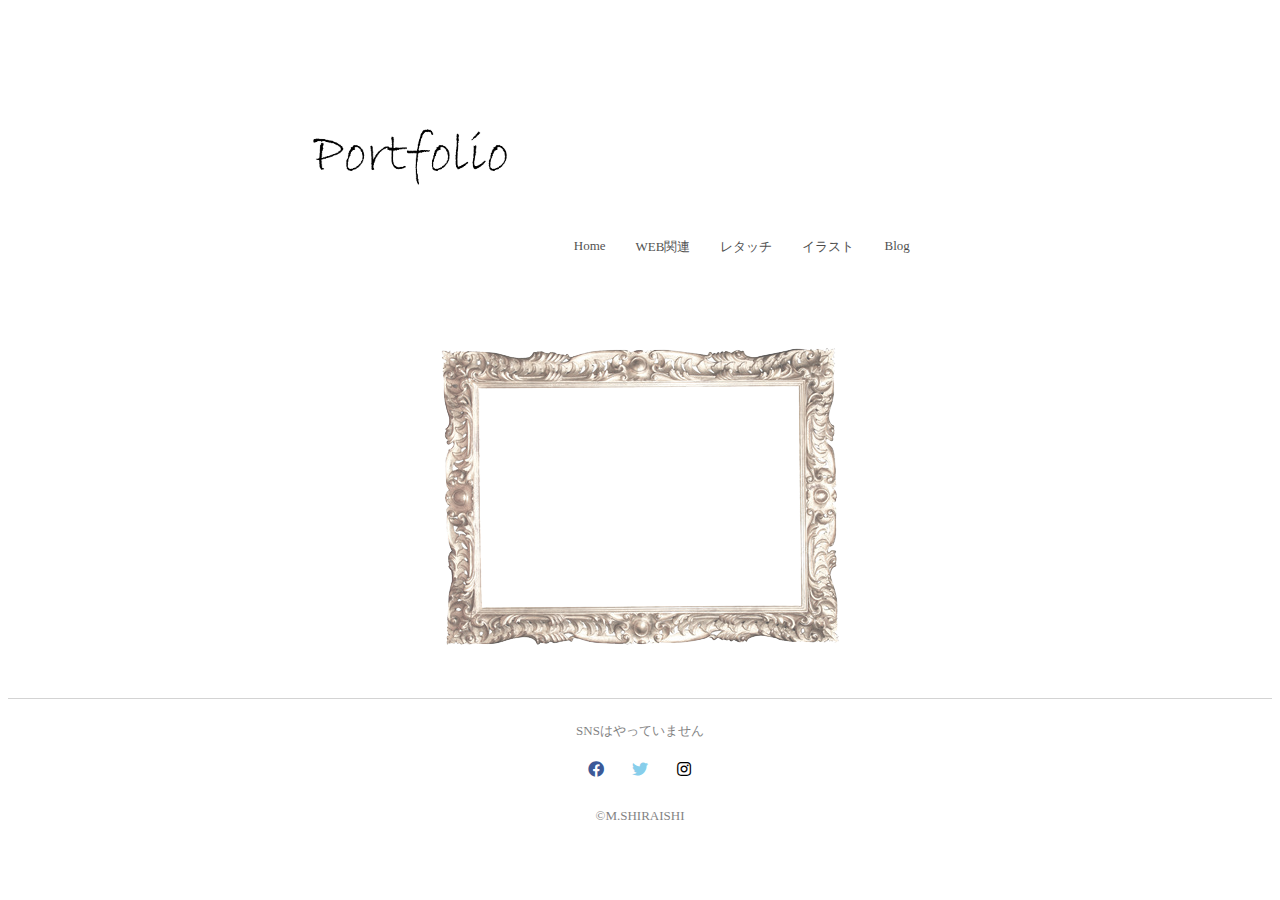
<file: index.html>
<!DOCTYPE html>
<html lang="ja">
  <head>
    <meta charset="utf-8">
    <meta name="viewport" content="width=device-width, initial-scale=1.0">
    <title>Portfolio</title>
    <link rel="stylesheet" href="stylesheet.css">
    <link rel="icon" href="favicon.png">
    <link rel="stylesheet" href="https://use.fontawesome.com/releases/v5.0.6/css/all.css">
    <!-- <link rel="stylesheet" href="responsive.css"> -->
    <style media="screen">
      /* body{
        padding:0 10px 40px
      } */
    </style>
  </head>
  <body>

    <div class="header">
      <div class="header-list">
          <img src="title.png" alt="ポートフォリオ"/>
          <div class="menu">
              <a href="index.html">Home</a>
              <a href="webex.html">WEB関連</a>
              <a href="retouch.html">レタッチ</a>
            <div class="message">
              <a href="#">イラスト<span class="remark">勉強中です</span></a>
            </div>
            <div class="message">
              <a href="#">Blog<span class="remark">勉強中です</span></a>
            </div>
          </div>
      </div>
    </div>
    <div class="main">
      <img src="main-img.png" alt="フレーム"/>
    </div>

    <div class="footer">
      <div class="footer-container">
        <p>SNSはやっていません</p>
        <div class="coments">
          <span class="fa-stack">
            <a class="fab fa-facebook fa-stack-1x"></a>
            <a class="fa fa-ban fa-stack-2x"></a>
          </span>
          <div class="box">
            <p class="text">今はやっていません</p>
          </div>
          <span class="fa-stack">
            <a class="fab fa-twitter fa-stack-1x"></a>
            <a class="fa fa-ban fa-stack-2x"></a>
          </span>
          <span class="fa-stack">
            <a class="fab fa-instagram fa-stack-1x"></a>
            <a class="fa fa-ban fa-stack-2x"></a>
          </span>
        </div>
      </div>
        <p class="copy">&copy;M.SHIRAISHI</p>
    </div>
  </body>
</html>
</file>
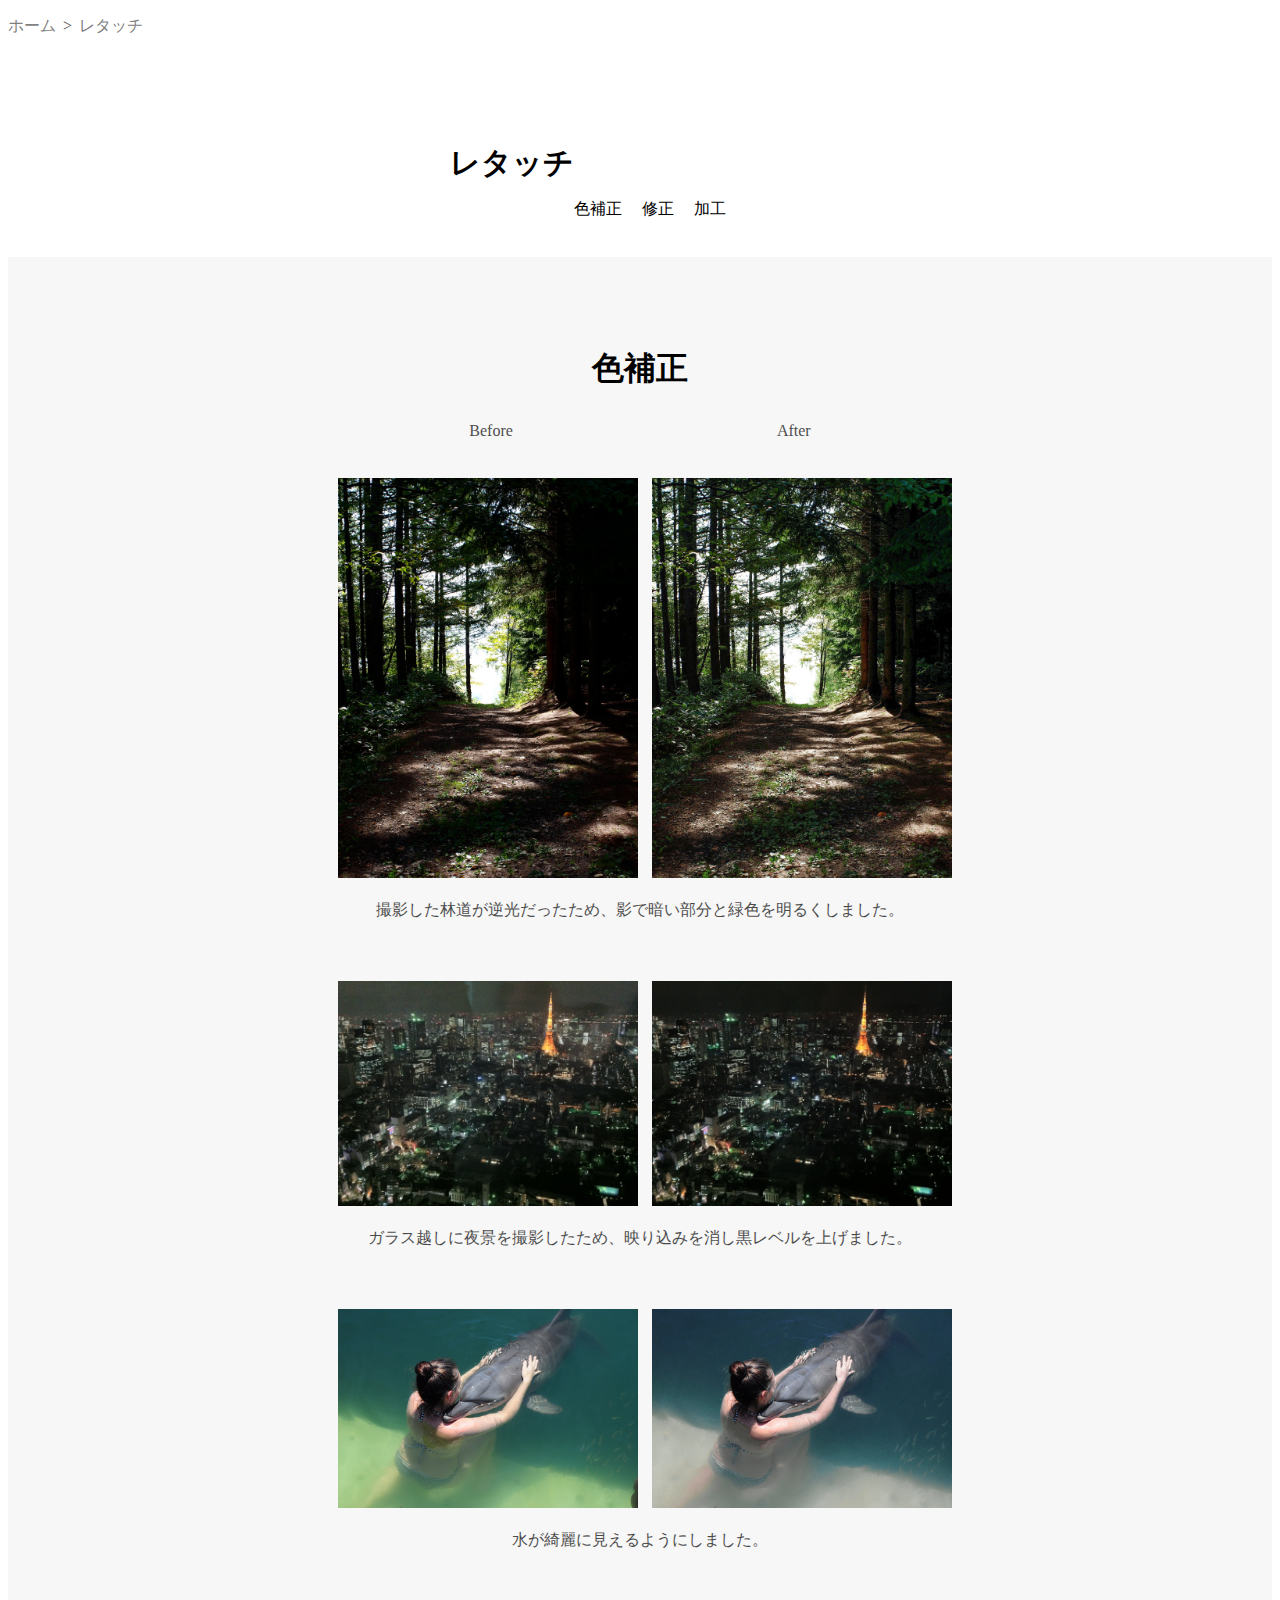
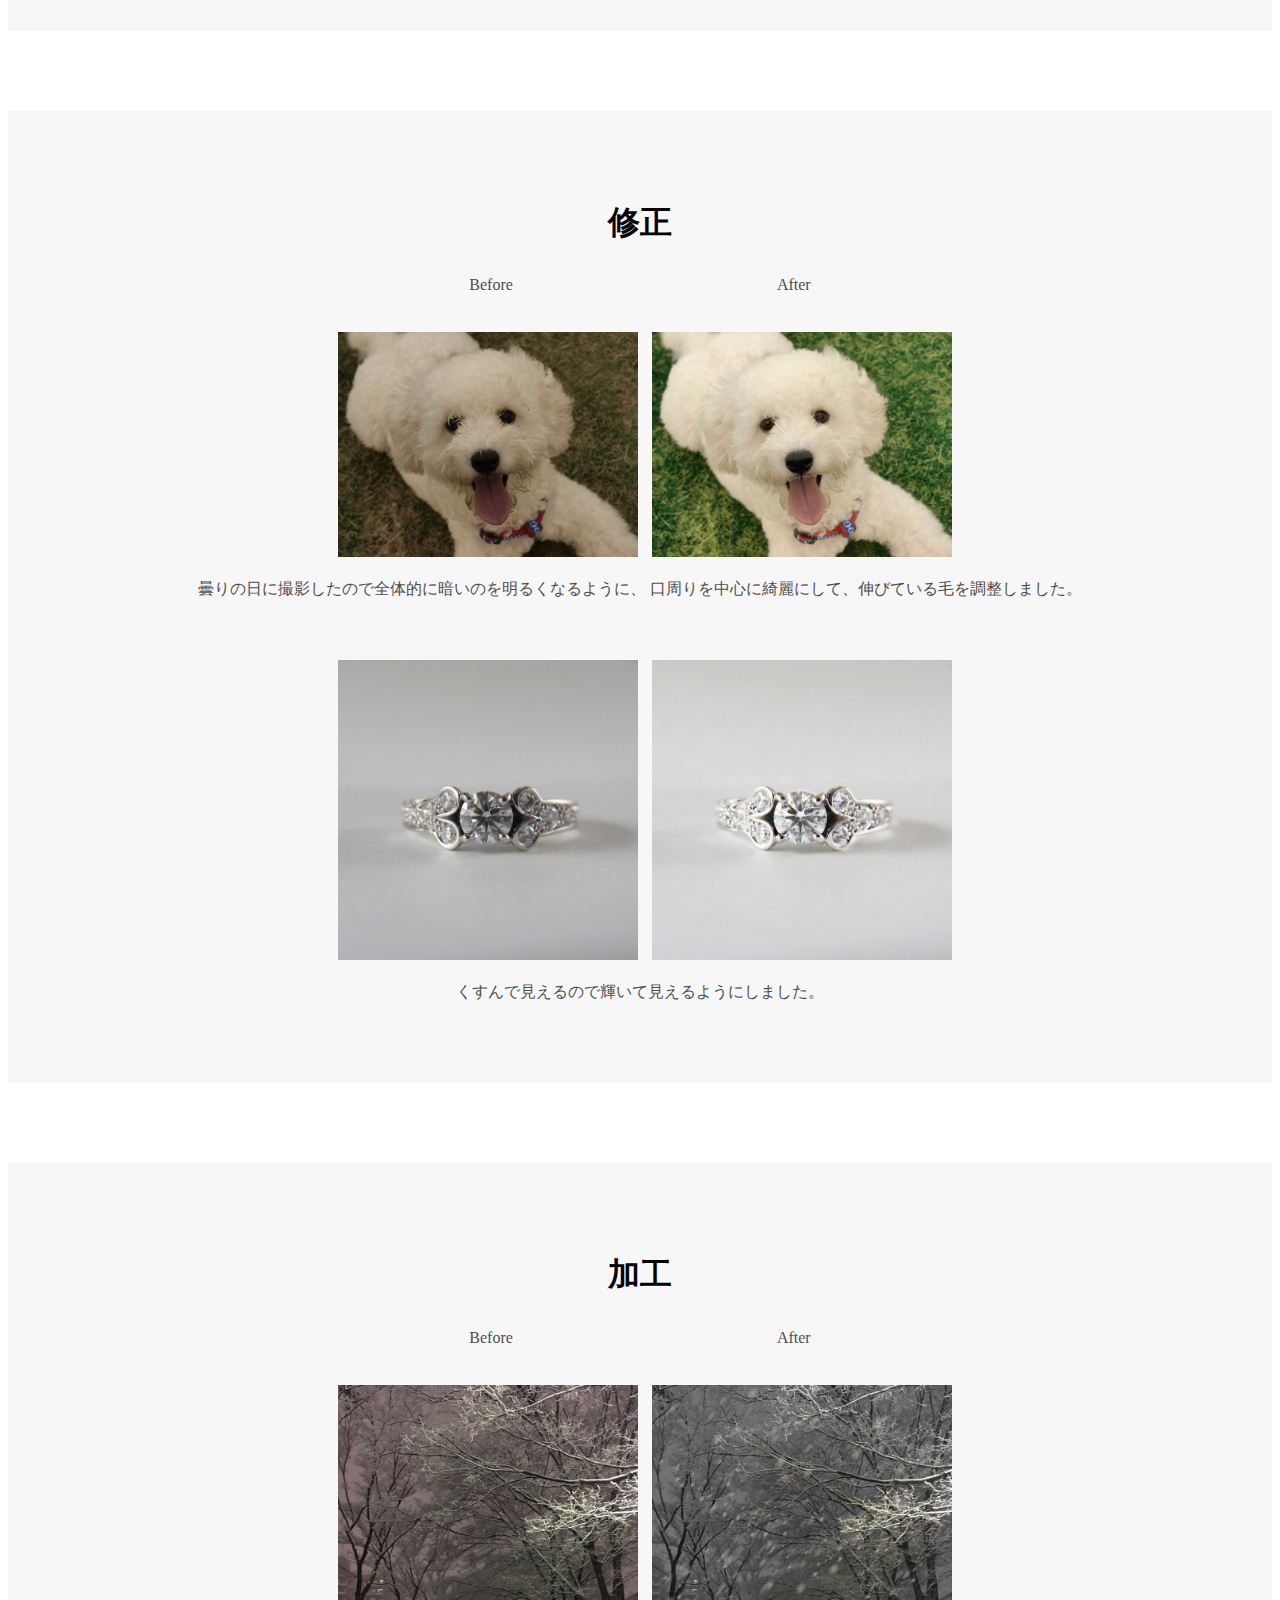
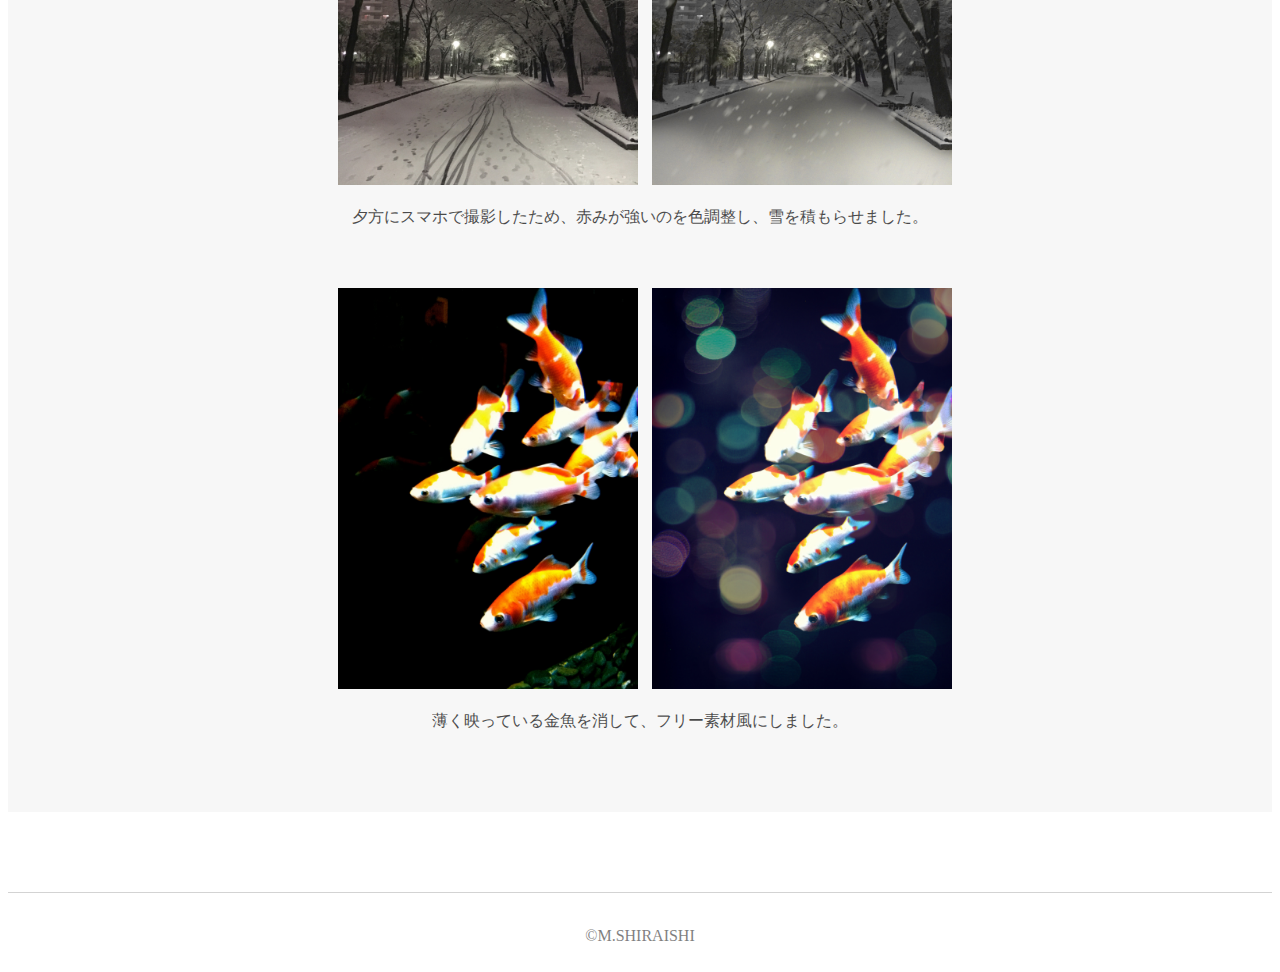
<file: retouch.html>
<!DOCTYPE html>
<html lang="ja">
  <head>
    <meta charset="utf-8">
    <meta name="viewport" content="width=device-width, initial-scale=1.0">
    <title>レタッチ</title>
    <link rel="stylesheet" href="retouch.css">
    <link rel="icon" href="favicon.png">
    <link rel="retouch" href="https://use.fontawesome.com/releases/v5.0.6/css/all.css">
  </head>
  <body id="photograph">
    <!--header始まり-->

    <!--階層-->
    <ul class="breadcrumb">
      <li itemscope="itemscope" itemtype="http://data-vocabulary.org/Breadcrumb">
        <a href="index.html" itemprop="url">
          <span itemprop="title">ホーム</span>
        </a>
      </li>
      <li itemscope="itemscope" itemtype="http://data-vocabulary.org/Breadcrumb">
        <a href="retouch.html" itemprop="url">
          <span itemprop="title">レタッチ</span>
        </a>
      </li>
    </ul>
    <!--階層終わり-->

    <div class="header">
      <h1 class="header-logo">レタッチ</h1>
      <div class="header-list">
        <p><a href="retouch.html#irohosei">色補正</a></p>
        <p><a href="retouch.html#syusei">修正</a></p>
        <p><a href="retouch.html#kakou">加工</a></p>
      </div>
    </div>
    <!--header終わり-->

    <!--main始まり-->
    <div class="main" class="clearfix">

      <div class="section-title">
        <section id="irohosei">
          <h1>色補正</h1>
          <ul class="ba">
            <li>Before</li>
            <li>After</li>
          </ul>
          <div class="clearfix photograph-list">
            <ul>
            <li><img src="img/0.jpg" alt="木"></li>
            <li><img src="img/7.14-2.jpg" alt="木2"></li>
              <p>撮影した林道が逆光だったため、影で暗い部分と緑色を明るくしました。</p>
            <li><img src="img/tokyo.jpg" alt="roppngi"></li>
            <li><img src="img/7.19.jpg" alt="東京"></li>
              <p>ガラス越しに夜景を撮影したため、映り込みを消し黒レベルを上げました。</p>
            <li><img src="img/iruka.jpg" alt="いるか"></li>
            <li><img src="img/iruka2.jpg" alt="イルカ"></li>
              <p>水が綺麗に見えるようにしました。</p>
          </ul>
        </div>
        </section>
      </div>

      <div class="section-title">
        <section id="syusei">
          <h1>修正</h1>
          <ul class="ba">
            <li>Before</li>
            <li>After</li>
          </ul>
            <div class="clearfix photograph-list">
              <ul>
                <li><img src="reon.jpg" alt="レオン"></li>
                <li><img src="img/7.17.jpg" alt="reon"></li>
                  <p>曇りの日に撮影したので全体的に暗いのを明るくなるように、
                  口周りを中心に綺麗にして、伸びている毛を調整しました。</p>
                <li><img src="img/image.jpg" alt="指輪"></li>
                <li><img src="img/5.jpg" alt="指輪2"></li>
                  <p>くすんで見えるので輝いて見えるようにしました。</p>
              </ul>
            </div>
          </section>
        </div>

        <div class="section-title">
        <section id="kakou">
          <h1>加工</h1>
          <ul class="ba">
            <li>Before</li>
            <li>After</li>
          </ul>
            <div class="photograph-list">
              <ul>
                <li><img src="img/yuki.jpg" class="clearfix" alt="雪"></li>
                <li><img src="img/7.18.jpg" alt="雪2"></li>
                  <p>夕方にスマホで撮影したため、赤みが強いのを色調整し、雪を積もらせました。</p>
                <li><img src="img/IMG_0296.jpg" class="clearfix" alt="金魚"></li>
                <li><img src="img/kingyo.jpg" class="clearfix" alt="金魚2"></li>
                  <p>薄く映っている金魚を消して、フリー素材風にしました。</p>
              </ul>
            </div>
        </div>
    </div>
    <!--main終わり-->
    <div class="footer">
      <div class="footer-container">
        <a class="fab fa-facebook" aria-hidden="true"></a>
        <a class="fab fa-twitter"></a>
        <a class="fab fa-instagram"></a>
      </div>
      <p>&copy;M.SHIRAISHI</p>

    </div>
  </body>
</file>
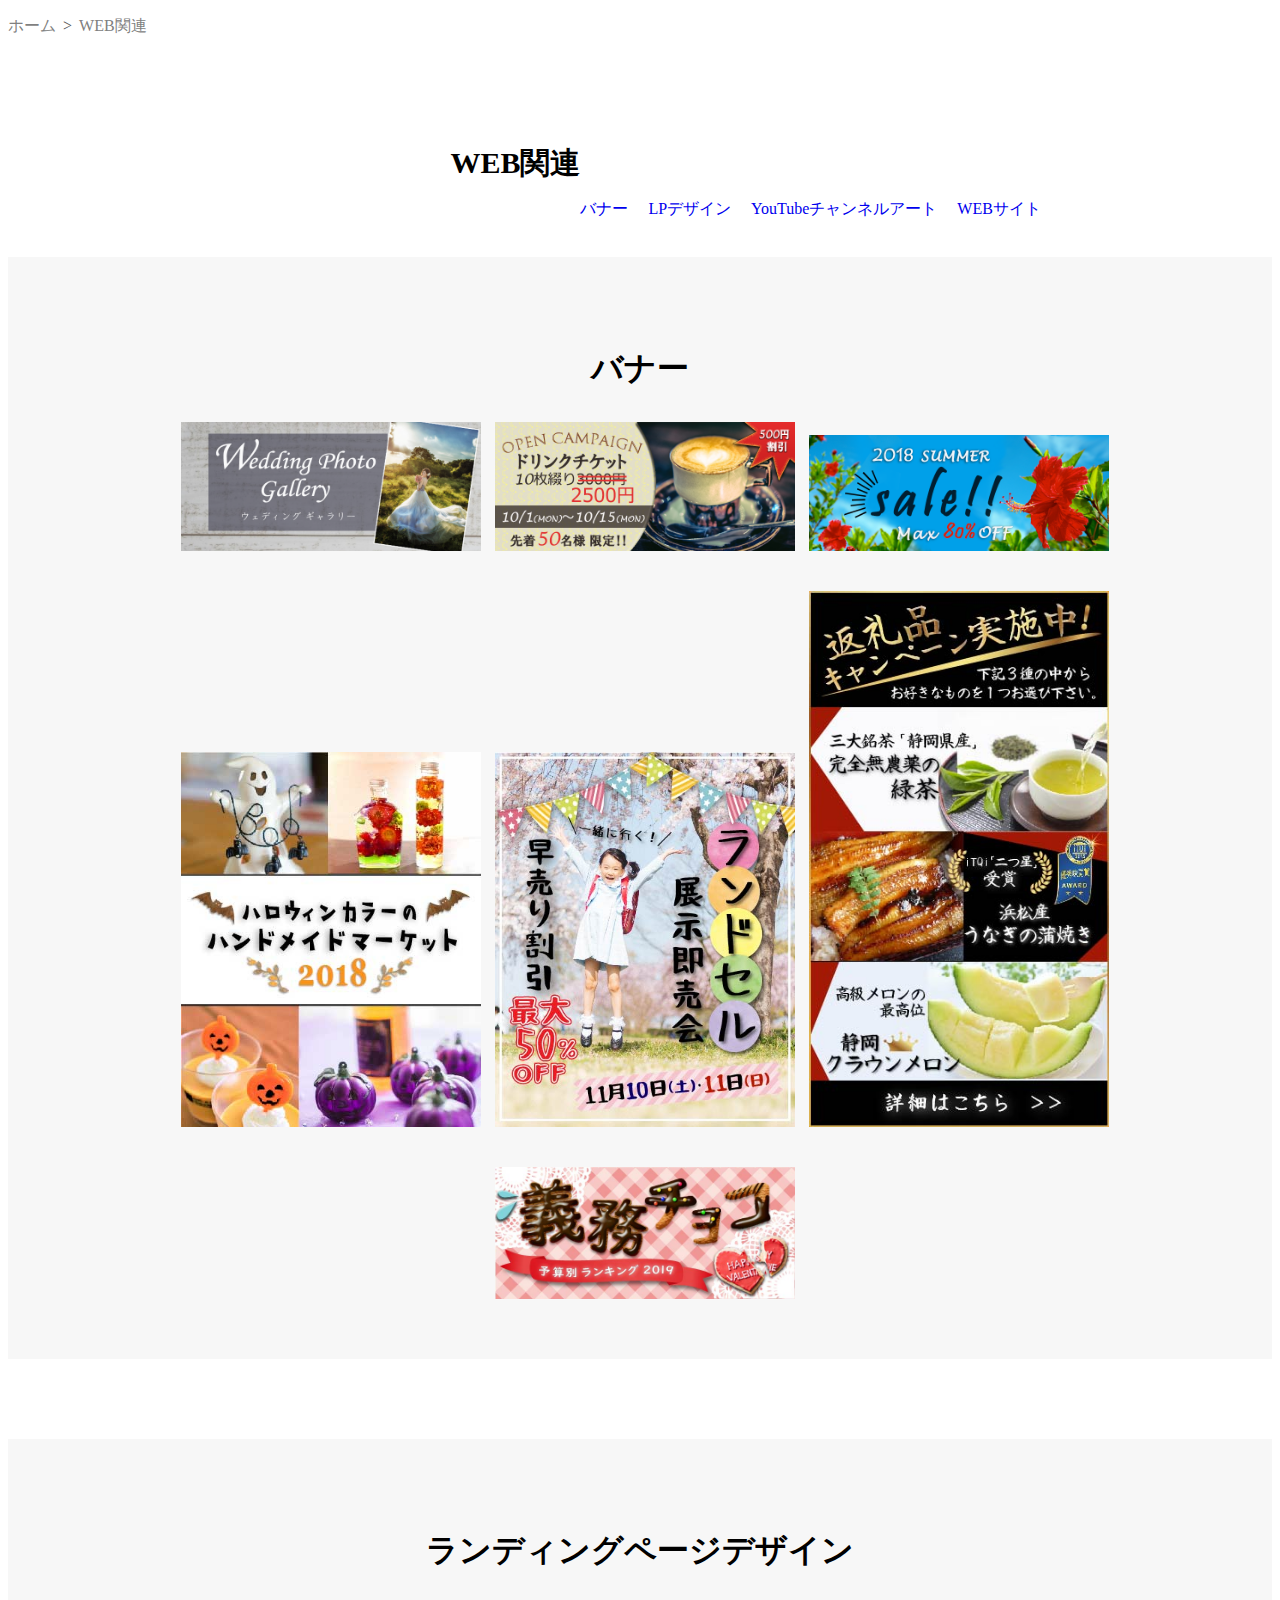
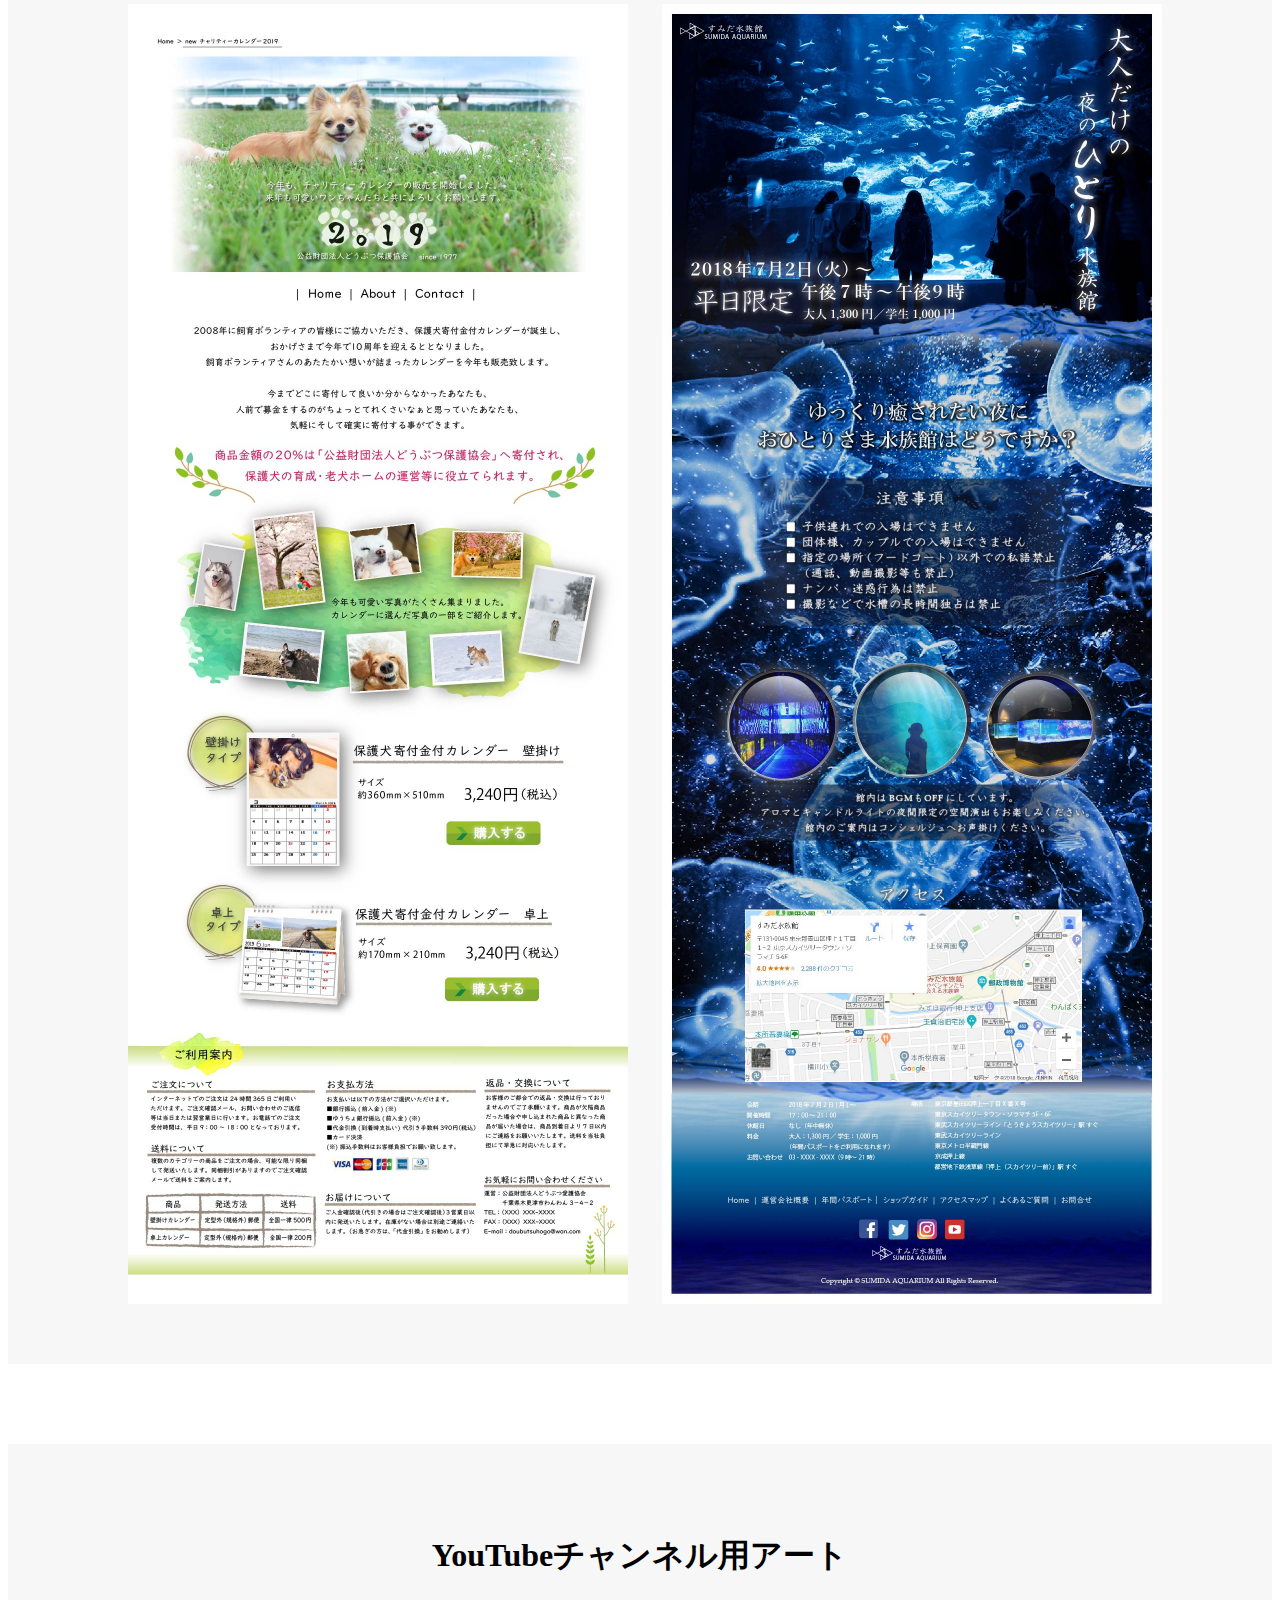
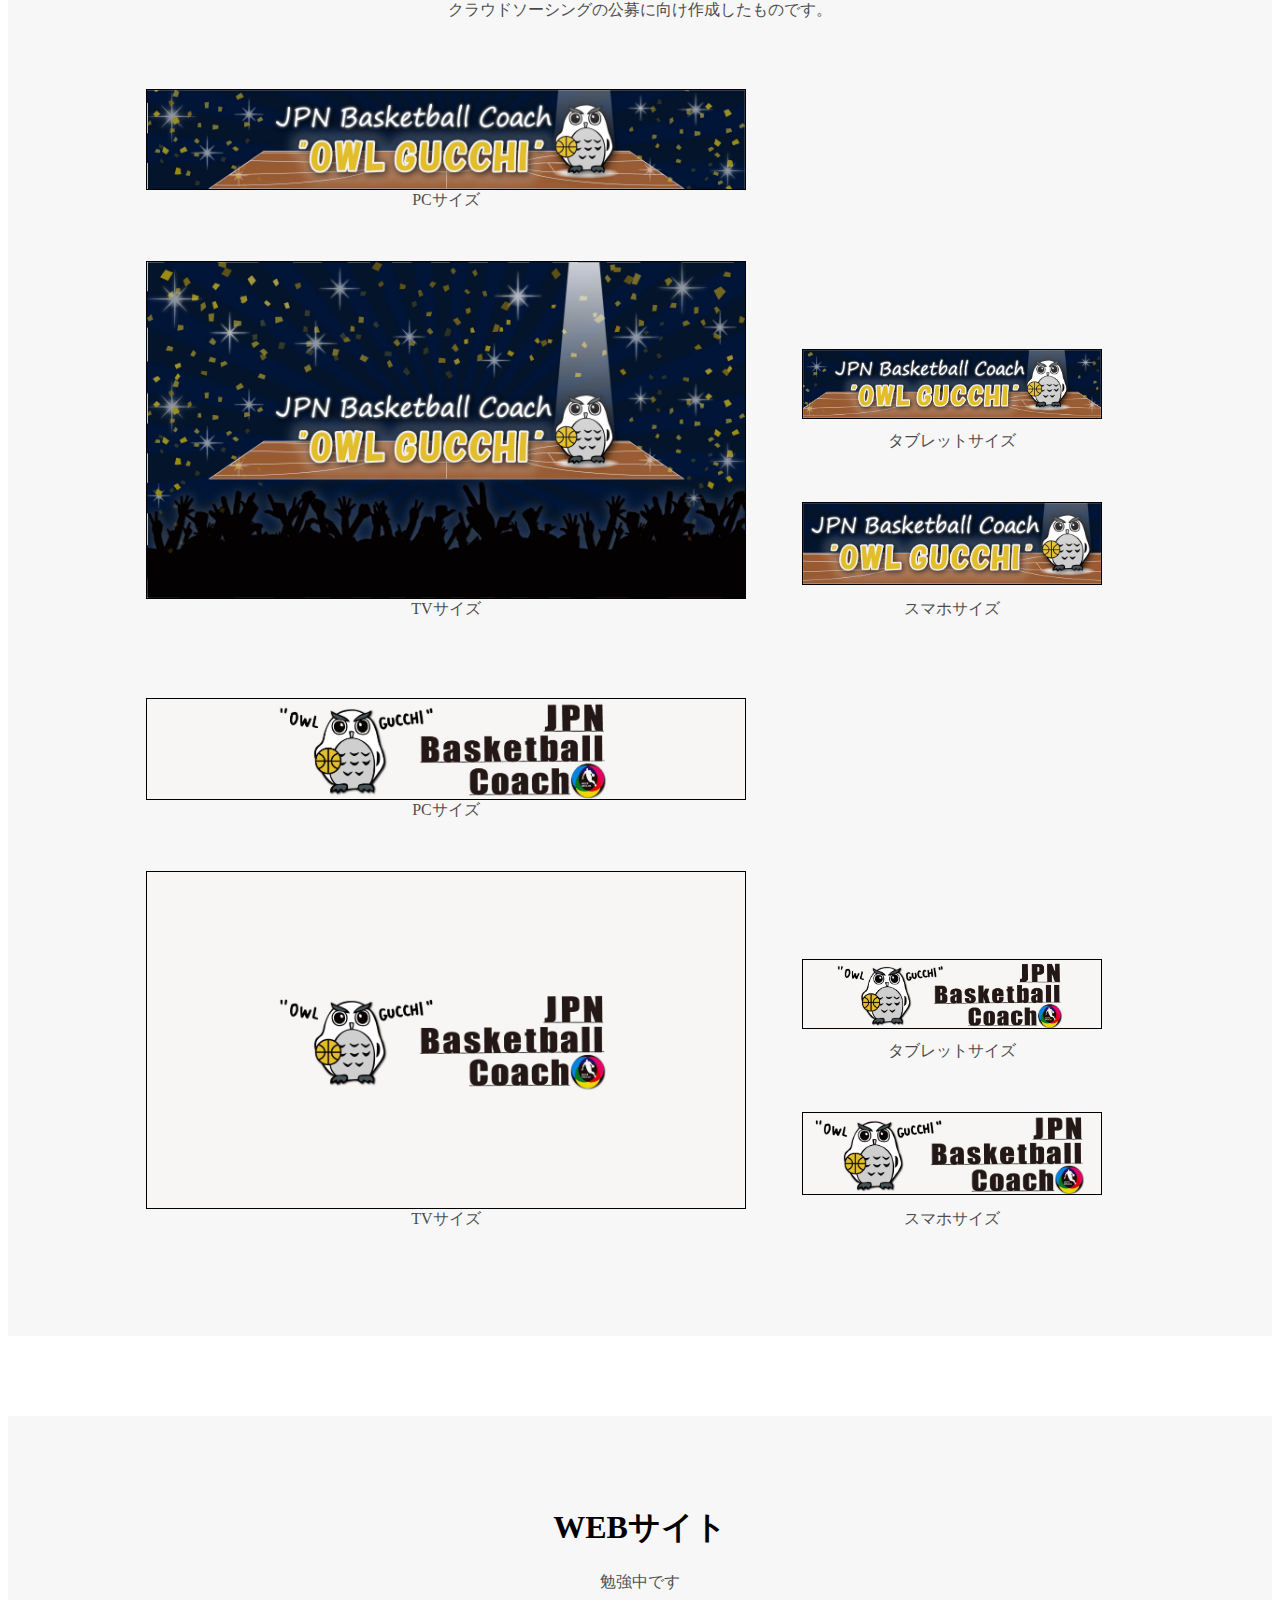
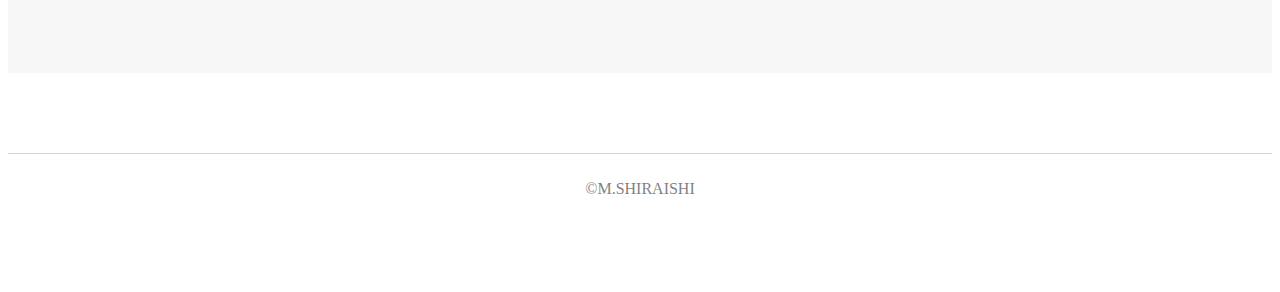
<file: webex.html>
<!DOCTYPE html>
<html lang="ja">
  <head>
    <meta charset="utf-8">
    <meta name="viewport" content="width=device-width, initial-scale=1.0">
    <title>Portfolio</title>
    <link rel="stylesheet" href="webex.css">
    <link rel="icon" href="favicon.png">
    <link rel="stylesheet" href="https://use.fontawesome.com/releases/v5.0.6/css/all.css">
    <style media="screen">
      /* body{
        padding:0 10px 40px
      } */
    </style>
  </head>

  <body>
  <!--header始まり-->
  <!--階層-->
  <ul class="breadcrumb">
    <li itemscope="itemscope" itemtype="http://data-vocabulary.org/Breadcrumb">
      <a href="index.html" itemprop="url">
        <span itemprop="title">ホーム</span>
      </a>
    </li>
    <li itemscope="itemscope" itemtype="http://data-vocabulary.org/Breadcrumb">
      <a href="webex.html" itemprop="url">
        <span itemprop="title">WEB関連</span>
      </a>
    </li>
  </ul>
  <!--階層終わり-->

  <div class="header">
    <h1 class="header-logo">WEB関連</h1>
    <div class="header-list">
      <p><a href="webex.html#bana">バナー</a></p>
      <p><a href="webex.html#site">LPデザイン</a></p>
      <p><a href="webex.html#YouTube">YouTubeチャンネルアート</a></p>
      <p><a href="webex.html#ex">WEBサイト</a></p>
    </div>
  </div>
  <!--header終わり-->

  <!--main始まり-->
  <div class="main" class="clearfix">

    <div class="section-title">
      <section id="bana">
        <h1>バナー</h1>
        <div class="clearfix photograph-list">
          <ul>
            <li><img src="img/bana- 1.png" alt="ウェディング"></li>
            <li><img src="bana-2.png" alt="カフェ"></li>
            <li><img src="bana-3.png" alt="セール"></li>
         </ul>
          <ul>
            <li><img src="bana-4.jpg" alt="ハロウィン"></li>
            <li><img src="bana-5.jpg" alt="ランドセル"></li>
            <li><img src="bana-6.jpg" alt="返礼品"></li>
         </ul>
          <ul>
            <li><img src="bana-7.jpg" alt="チョコ"></li>
　　　　　　<!-- <li><img src="bana-5.jpg" alt="ランドセル"></li> -->
           <!-- <li><img src="bana-3.png" alt="セール"></li> -->
         </ul>
       </div>
      </section>
    </div>
    <div class="section-title">
      <section id="site">
        <h1>ランディングページデザイン</h1>
        <div class="clearfix photograph-list2">
          <ul>
            <li><img src="lp-1.jpg" alt="犬カレンダー"></li>
　          <li><img src="lp-3.jpg" alt="水族館"></li>
<!--             <li><img src="img/bana-3.png" alt="セール"></li> -->
         </ul>
       </div>
      </section>
    </div>
    <div class="section-title">
      <section id="YouTube">
        <h1>YouTubeチャンネル用アート</h1>
        <p>クラウドソーシングの公募に向け作成したものです。</p>         
        <div class="clearfix photograph-list3">
          <ul>
            <li>
             <div class="left">
               <img src="youtube/PC.jpg" alt="PCサイズ">
                <p>PCサイズ</p>
               <img src="youtube/TV.jpg" alt="TVサイズ">
               <p>TVサイズ</p>
             </div>
            </li>
            <li>
             <div class="right">
                <img src="youtube/タブレット.jpg" alt="タブレットサイズ"> 
                <p>タブレットサイズ</p>
                <img src="youtube/スマホ.jpg" alt="スマホサイズ">
   　　　　　    <p>スマホサイズ</p>
               </div>
            </li>
            <li>
              <div class="left">
               <img src="youtube2/pc.jpg" alt="PCサイズ">
                <p>PCサイズ</p>
               <img src="youtube2/TV.jpg" alt="TVサイズ">
               <p>TVサイズ</p>
             </div>
            </li>
            <li>
             <div class="right">
                <img src="youtube2/タブレット.jpg" alt="タブレットサイズ"> 
                <p>タブレットサイズ</p>
                <img src="youtube2/スマホ.jpg" alt="スマホサイズ">
   　　　　　    <p>スマホサイズ</p>
               </div>
           </li>
          </ul>
       </div>
      </section>
    </div>
    <div class="section-title">
      <section id="ex">
        <h1>WEBサイト</h1>
        <p>勉強中です</p>
        <div class="clearfix photograph-list">
          <!-- <ul>
            <li><img src="img/bana- 1.png" alt="ウェディング"></li>
            <li><img src="img/bana-2.png" alt="カフェ"></li>
            <li><img src="img/bana-3.png" alt="セール"></li>
         </ul> -->
       </div>
      </section>
    </div>
    <!--main終わり-->
    <div class="footer">
      <div class="footer-container">
        <!-- <a class="fab fa-facebook" aria-hidden="true"></a>
        <a class="fab fa-twitter"></a>
        <a class="fab fa-instagram"></a>
      </div> -->
      <p>&copy;M.SHIRAISHI</p>

    </div>
   </div>
  </body>
</file>
<file: stylesheet.css>
* {
  box-sizing:border-box;
}

.body {
  font-family: "Avenir Next", "Hiragino Kaku Gothic ProN W3", sans-serif;
}

.header {
  height:300px;
  width:100%;
  /* margin:0 auto; */
  /* border: 1px solid pink; */
}
/*
.header-list {
  float:left;
  margin-left: 20%;
  height:300px;
  width:100%;
  background-color: orange;
} */

.header img {
  width:298px;
  height:auto;
  float:left;
  margin-left: 20%;
  /* border: 1px solid red; */
}

.menu {
  margin-top:230px;
  width:400px;
  /* background-color: yellow; */
  /* float:left; */
  display: inline-block;
  text-align: center;
}

.menu a {
  padding:0 15px;
  font-size: 13px;
  color:black;
  opacity: 0.7;
  float:left;
  /* background-color: green; */
  text-decoration: none;
}

.message {
  position:relative;
}

.message span.remark {
  display:none;
 }

.message a:hover span.remark {
  background: none repeat scroll 0 0 0;
  border:1px solid red;
  color:red;
  opacity: 0.6;
  display:block;
  line-height: 10px;
  margin:50px 0 0 0;
  padding:5px;
  position: absolute;
  top:-90px;
  width:78px;
  /* background-color: gray; */
}

.main {
  height:350px;
  width:100%;
  text-align: center;
  padding-top:40px;
  /* border: 1px solid pink; */
}

.main img {
  opacity: 0.7;
  margin-left: auto;
  margin-right: auto;
}

.footer {
  width:100%;
  height:150px;
  border-top: 1px solid lightgray;
  margin:40px 0;
  padding-bottom: 5px;
  /* border:1px solid pink; */
  text-align: center;
  /* background-color: yellow; */
}

.footer-container {
  text-align: center;
  /* border:1px solid blue; */
  display: inline-block;
  margin: 10px 0;
}

.fa-ban {
  opacity: 0;
  color: red;
}
/*
.footer img  {
  width:250px;
  height:auto;
  display:block;
  /* visibility: hidden;
  border: 1px solid black;
} */

.fa-stack :hover {
  opacity: 0.5;
}
/*
.fa-stack :hover footer img {
  visibility:visible;
} */

.fa-facebook {
  color:#3B5998;
  float:left;
}

.fa-twitter {
  color:skyblue;
  float:left;
}

.fa-instagram {
}

.coments {
  position: relative;
  width:100%;
  height: auto;
  /* box-shadow: 1px 1px 1px #ccc; */
  z-index: auto;
  /* border: 1px solid yellowgreen; */
}

.coments .box {
  position: absolute;
  width: 200px;
  height:40px;
  top:-56px;
  left:20px;
  border-radius: 10px 10px 10px 10px;
  background-color: gray;
  display:none;
}
.coments .box:after { /* 三角形を作成 */
	position: absolute;
	content: "";
	width: 0;
	height: 0;
	top: 40px; /* 吹き出しの高さと同じ値 */
	left: 32px;
	border: 16px solid transparent;
	border-top: 16px solid gray;
}
.coments .text {
	font-size: 14px;
	position: absolute;
	top: 3px;
	left: 6px;
	color: #000;
}
/*
.fa-stack:hover .box {
	z-index: 2;
	display: block;
} */

.footer p {
  color:black;
  opacity:0.5;
  font-size:13px;
  /* background-color: green; */
}

/*タブレットサイズ*/
@media(max-width:1000px){
  .header {
    height:280px;
    width:100%;
    /* border: 1px solid pink; */
  }

  .header img {
    width:280px;
    height:auto;
    float:left;
    margin-left: 9%;
    /* border: 1px solid red; */
  }

  .menu {
    margin-top:230px;
    width:45%;
    /* background-color: yellow; */
    display:inline-block;
    text-align: center;
  }

  .menu a {
    padding:0 8px;
    font-size: 11px;
    color:black;
    opacity: 0.7;
    float:left;
    /* background-color: green; */
    text-decoration: none;
  }

  .message a:hover span.remark {
    background: none repeat scroll 0 0 0;
    border:1px solid red;
    color:red;
    opacity: 0.6;
    display:block;
    line-height: 10px;
    margin:53px 0 0 0;
    padding:5px;
    position: absolute;
    top:-90px;
    width:67px;
  }


  .footer {
    width:100%;
    height:auto;
    border-top: 1px solid lightgray;
    margin:40px 0;
    /* border:1px solid pink; */
    text-align: center;
    /* background-color: yellow; */
  }

  .footer-container {
    text-align: center;
    /* border:1px solid blue; */
    display: inline-block;
    margin-top:50px;
  }


  .footer p {
    color:black;
    opacity:0.5;
    font-size:10px;
    /* background-color: green; */
  }


}
/*スマホサイズ*/
@media(max-width:670px){
.header {
  height: auto;
  text-align: center;
}

.header img {
  float:none;
  width: 60%;
  height:auto;
  margin-left: auto;
  margin-right: auto;
}

.menu {
  width:90%;
  /* display:inline-block; */
  margin-top: 0;
  margin-bottom: 10px;
  margin-left:auto;
  margin-right:auto;
  padding:0;
}

.menu a {
 width: 50%;
 padding:10px 0;
 /* display: block; */
 border:1px solid lightgray;
 text-align: center;
}

/*ちかちかするなぜ*/
.message:hover {
 display: none;
}

.main {
  height:auto;
  width:100%;
  /* text-align: center; */
  padding-top:10px;
  /* border: 1px solid pink; */
}

.main img {
  opacity: 0.7;
  width:65%;
  height: auto;
  margin-left: auto;
  margin-right: auto;
}

.footer {
  width:100%;
  height:auto;
  border-top: 1px solid lightgray;
  margin:40px 0;
  /* border:1px solid pink; */
  text-align: center;
  /* background-color: yellow; */
}

.footer-container {
  text-align: center;
  /* border:1px solid blue; */
  display: inline-block;
  margin-top:50px;
}

.fa-ban {
  opacity: 0.5;
  color: red;
}

.fa-facebook {
  color:#3B5998;
  float:left;
}

.fa-twitter {
  color:skyblue;
  float:left;
}

.fa-instagram {
}

/*
.text {
	font-size: 9px;
} */

.footer p {
  color:black;
  opacity:0.5;
  font-size:10px;
  /* background-color: green; */
}

}
</file>
<file: retouch.css>
* {
  box-sizing:border-box;
}

.body {
  font-family: "Avenir Next", "Hiragino Kaku Gothic ProN W3", sans-serif;
}

.header {
  height: 200px;
  width:100%;
  /* border:1px solid pink; */
  margin-left: auto;
  margin-right: auto;
  text-align: center;
  display: inline-block;
}

.breadcrumb {
  padding-left:0;
  margin-left:0;
}

.breadcrumb li{
  display:inline;/*横に並ぶように*/
  list-style: none;
  font-weight: normal;
}

.breadcrumb li:after{/* >を表示*/
  content: '>';
  padding: 0 3px;
  color: #555;
}

.breadcrumb li:last-child:after{
  content: '';
}

.breadcrumb li a {
  text-decoration: none;
  color: gray;
}

.breadcrumb li a:hover {
  text-decoration: underline;
}

.header h1 {
  padding-top:70px;
  float: left;
  font-size: 30px;
  /* border:1px solid pink; */
  margin-left: 35%;
}

.header-list {
  padding-top:130px;
  /* border:1px solid pink; */
  float:left;
}

.header-list p {
  float:left;
  padding-right:20px;
}

.header-list a {
  text-decoration: none;
  color:black;
}

.main {
  width:100%;
}

.section-title {
  margin-bottom: 80px;
  padding-bottom:30px;
  padding-top:20px;
  background-color: #f7f7f7;
}

.section-title h1 {
  text-align: center;
  margin-top: 70px;
}

.ba {
  list-style:none;
  text-align: center;
  height: 40px;
  margin-left: auto;
  margin-right: auto;
  /* border: 1px solid blue; */
  justify-content: space-between;
}

.ba  {
  list-style: none;
  padding-left: 0;
  /* border: 1px solid blue; */
}

.ba li {
  display: inline-block;
  /* border: 1px solid blue; */
  padding:10px 130px 10px 130px;
  opacity: 0.7;
}

.ba h2 {
  border: 1px solid pink;
  opacity: 0.7;
  font-size: 18px;
  float: left;
  margin:0;
}

.section-title p {
  /* border: 1px solid pink; */
  text-align: center;
  margin-top:8px;
  margin-bottom:50px;
  opacity: 0.7;
}

.photograph-list ul {
  list-style: none;
  padding-left: 0;
}

.photograph-list li {
  display: inline-block;
  /* border: 1px solid blue; */
  padding:10px 0 10px 10px;
}

.photograph-list {
  /* border:1px solid pink; */
  text-align: center;
}

.photograph-list img {
  max-width: 300px;
  height: auto;
  display: inline-block;
}

.footer {
  width:100%;
  height:70px;
  border-top: 1px solid lightgray;
  margin:10px 0;
  padding-bottom: 10px;
  /* border:1px solid pink; */
  text-align: center;
}

.footer-container {
  text-align: center;
  padding-top: 10px;
  display: inline-block;
}

.footer p {
  color:black;
  opacity:0.5;
  size:10px;
}

@media(max-width:1000px ){
.header {
  height: 200px;
  width:100%;
  /* border:1px solid pink; */
  margin-left: auto;
  margin-right: auto;
  text-align: center;
  display: inline-block;
}

.header h1 {
  padding-top:70px;
  float: left;
  font-size: 30px;
  /* border:1px solid pink; */
  margin-left: 30%;
}

.header-list {
  padding-top:130px;
  /* border:1px solid pink; */
  float:left;
}

.header-list p {
  float:left;
  padding-right:20px;
}
  
.header-list a {
  text-decoration: none;
}


@media(max-width:670px ){
  .section-title p {
    /* border: 1px solid pink; */
    text-align: center;
    /* clear:both; */
    margin-top:8px;
    margin-bottom:50px;
    opacity: 0.7;
    font-size: 13px;
  }

  .footer p {
    color:black;
    opacity:0.5;
    font-size:10px;
    /* background-color: green; */
  }
}
</file>
<file: webex.css>
* {
  box-sizing:border-box;
}


.body {
  font-family: "Avenir Next", "Hiragino Kaku Gothic ProN W3", sans-serif;
}

.header {
  height: 200px;
  width:100%;
  margin-left: auto;
  margin-right: auto;
  text-align: center;
  display: inline-block;
}

.breadcrumb {
  padding-left:0;
  margin-left:0;
}

.breadcrumb li{
  display:inline;/*横に並ぶように*/
  list-style: none;
  font-weight: normal;
}

.breadcrumb li:after{/* >を表示*/
  content: '>';
  padding: 0 3px;
  color: #555;
}

.breadcrumb li:last-child:after{
  content: '';
}

.breadcrumb li a {
  text-decoration: none;
  color: gray;
}

.breadcrumb li a:hover {
  text-decoration: underline;
}

.header h1 {
  padding-top:70px;
  /* padding-left:400px; */
  float: left;
  font-size: 30px;
  margin-left: 35%;
}

.header-list {
  padding-top:130px;
  /* margin-left: auto;
  margin-right:auto; */
  float:left;
  color:black;
}

.header-list p {
  float:left;
  padding-right:20px;

}
.header-list a {
  text-decoration: none;
}

.main {
  width:100%;
}

.section-title {
  margin-bottom: 80px;
  padding-bottom:30px;
  padding-top:20px;
  background-color: #f7f7f7;
  /* border: 1px solid green; */
}

.section-title h1 {
  text-align: center;
  margin-top: 70px;
}

.ba {
  /* display: inline; */
  text-align: center;
  height: 40px;
  margin-left: auto;
  margin-right: auto;
/* border: 1px solid blue; */
}

.ba h2 {
/* border: 1px solid pink; */
  opacity: 0.7;
  font-size: 18px;
  float: left;
  margin:0;
}

.section-title p {
  text-align: center;
  /* clear:both; */
  margin-top:8px;
  margin-bottom:50px;
  opacity: 0.7;
}

.photograph-list ul {
  list-style: none;
  padding-left: 0;
}

.photograph-list li {
  display: inline-block;
  /* border: 1px solid blue; */
  padding:10px 0 10px 10px;
}

.photograph-list {
 text-align: center;
}

.photograph-list img {
  max-width: 300px;
  height: auto;
  display: inline-block;
}

.photograph-list2 ul {
  list-style: none;
  padding-left: 0;
}

.photograph-list2 li {
  display: inline-block;
  /* border: 1px solid blue; */
  padding:10px 0 10px 10px;
}

.photograph-list2 {
 text-align: center;
}

.photograph-list2 img {
  max-width: 500px;
  height: auto;
  display: inline-block;
}

.photograph-list3 ul {
  list-style: none;
  padding-left: 0;
}

.photograph-list3 li {
  display: inline-block;
  /* border: 1px solid blue; */
  padding:10px 0 10px 10px;
}

.photograph-list3 {
 text-align: center;
}

.photograph-list3 img {
/*   max-width: 600px;
  hight: auto; */
  display: inline-block;
}

.left img {
  float:left;
  max-width: 600px;
  hight: auto;
  border: 1px solid black;
/*   max-hight: 200px; */
}

.right img {
  max-width: 300px;
  hight: auto;
  border: 1px solid black;
  display: inline-block;
}

.footer {
  width:100%;
  height:70px;
  border-top: 1px solid lightgray;
  margin:40px 0;
  padding-bottom: 10px;
  text-align: center;
}

.footer-container {
  text-align: center;
  padding-top: 10px;
  display: inline-block;
}

.footer p {
  color:black;
  opacity:0.5;
  size:10px;
}

@media(max-width:1000px ){
  .header {
    height: 200px;
    width:100%;
    margin-left: auto;
    margin-right: auto;
    text-align: center;
    display: inline-block;
  }

  .header h1 {
    padding-top:70px;
    /* padding-left:400px; */
    float: left;
    font-size: 30px;
    margin-left: 30%;
  }

  .header-list {
    padding-top:130px;
    /* margin-left: auto;
    margin-right:auto; */
    /* border:1px solid pink; */
    float:left;
  }

  .header-list p {
    float:left;
    padding-right:20px;

  }
  .header-list a {
    text-decoration: none;
  }


}

@media(max-width:670px ){
  .section-title p {
    text-align: center;
    /* clear:both; */
    margin-top:8px;
    margin-bottom:50px;
    opacity: 0.7;
    font-size: 13px;
  }

  .footer p {
    color:black;
    opacity:0.5;
    font-size:10px;
    /* background-color: green; */
  }
}
</file>
